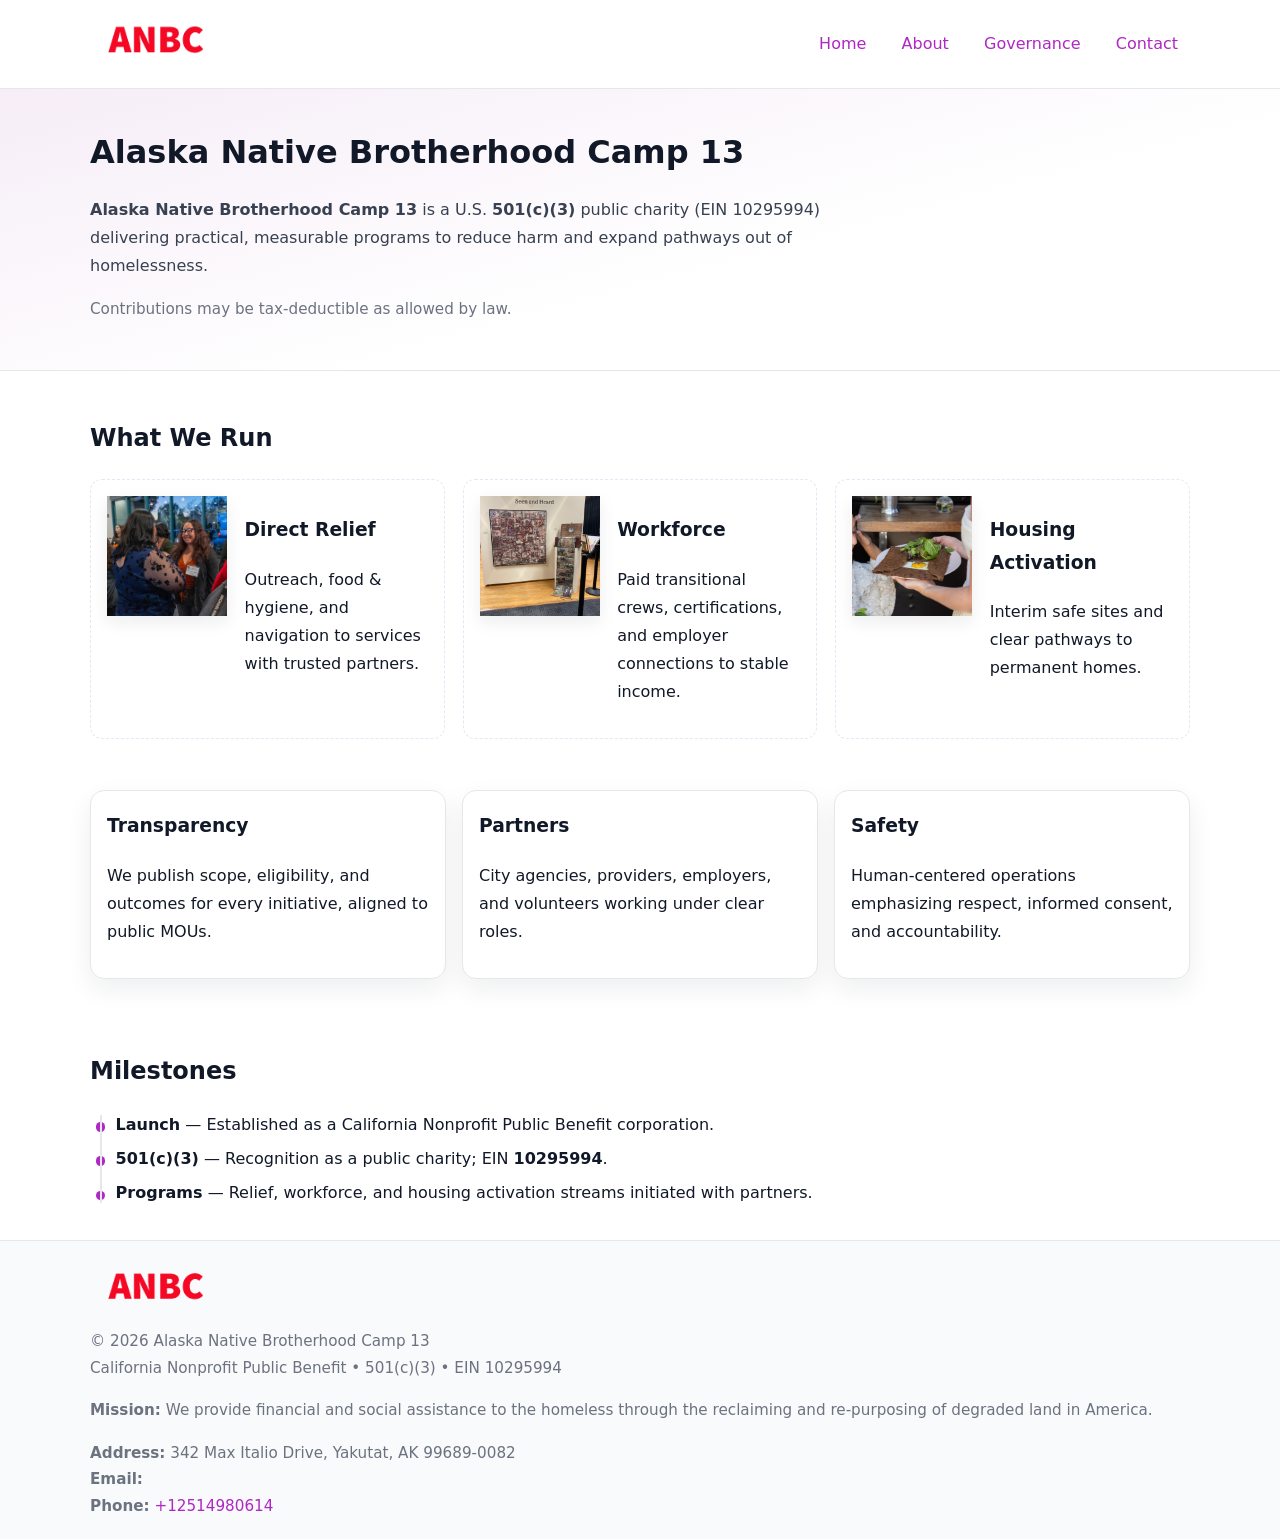
<file: index.html>
<!doctype html>
<html lang="en">
<head>
<meta charset="utf-8"/><meta name="viewport" content="width=device-width,initial-scale=1"/>
<title>Alaska Native Brotherhood Camp 13 – Nonprofit • 2025</title>
<link rel="stylesheet" href="assets/styles.css"/><link rel="icon" href="images/logo.png">
<meta name="data-ein" content="10295994"><meta name="data-name" content="Alaska Native Brotherhood Camp 13">
<meta name="data-email" content=""><meta name="data-phone" content="+13439459876">
<meta name="data-address" content="342 Max Italio Drive,
Yakutat, AK 99689-0082"><meta name="data-map" content="342+Max+Italio+Drive,+Yakutat,+AK+99689-0082">
  <meta name="description" content="Dedicated to community services, education, and direct relief, Alaska Native Brotherhood Camp 13 collaborates with neighbors and partners to deliver practical help and long-term im.">
<meta name="facebook-domain-verification" content="t47mfrarim2g3nu8k5k54a15f0wv3i" />
</head>
<body>
<div style="position:absolute;left:-9999px;top:-9999px;opacity:0" data-uniq="{{UNIQUE_BLOB}}">
  <span>Dedicated to community services, education, and direct relief, Alaska Native Brotherhood Camp 13 collaborates with neighbors and partners to deliver practical help and long-term impact.</span><svg width="12" height="12" viewBox="0 0 12 12" xmlns="http://www.w3.org/2000/svg"><circle cx="6" cy="6" r="5" fill="#7c3aed"/></svg><img src="images/land.jpg" width="1" height="1" alt="" loading="lazy"/>
</div>

<header>
  <div class="header-wrap">
    <a href="index.html" aria-label="Home"><img src="images/logo.png" alt="Alaska Native Brotherhood Camp 13 logo" style="width:132px"></a>
    <nav><a class="active" href="index.html">Home</a><a href="about.html">About</a><a href="governance.html">Governance</a><a href="contact.html">Contact</a></nav>
  </div>
</header>

<section class="cae0642f791">
  <div class="container">
    <h1>Alaska Native Brotherhood Camp 13</h1>
    <p class="cf4faaf8f76"><strong>Alaska Native Brotherhood Camp 13</strong> is a U.S. <strong>501(c)(3)</strong> public charity (EIN 10295994) delivering practical, measurable programs to reduce harm and expand pathways out of homelessness.</p>
    <p class="small">Contributions may be tax-deductible as allowed by law.</p>
  </div>
</section>

<main>
  <!-- What We Run: ảnh vuông 120x120 -->
  <section class="section">
    <div class="container">
      <h2>What We Run</h2>
      <div class="feature-row">
        <div class="feature">
          <img class="thumb" src="images/relief.jpg" alt="Direct Relief">
          <div><h3>Direct Relief</h3><p>Outreach, food & hygiene, and navigation to services with trusted partners.</p></div>
        </div>
        <div class="feature">
          <img class="thumb" src="images/jobs.jpg" alt="Workforce">
          <div><h3>Workforce</h3><p>Paid transitional crews, certifications, and employer connections to stable income.</p></div>
        </div>
        <div class="feature">
          <img class="thumb" src="images/land.jpg" alt="Housing Activation">
          <div><h3>Housing Activation</h3><p>Interim safe sites and clear pathways to permanent homes.</p></div>
        </div>
      </div>
    </div>
  </section>

  <section class="section">
    <div class="container grid">
      <div class="cards">
        <article class="c482bbfa41c"><h3>Transparency</h3><p>We publish scope, eligibility, and outcomes for every initiative, aligned to public MOUs.</p></article>
        <article class="c482bbfa41c"><h3>Partners</h3><p>City agencies, providers, employers, and volunteers working under clear roles.</p></article>
        <article class="c482bbfa41c"><h3>Safety</h3><p>Human-centered operations emphasizing respect, informed consent, and accountability.</p></article>
      </div>
    </div>
  </section>

  <!-- Milestones: bullet chuẩn -->
  <section class="section">
    <div class="container">
      <h2>Milestones</h2>
      <ul class="timeline">
        <li><strong>Launch</strong> — Established as a California Nonprofit Public Benefit corporation.</li>
        <li><strong>501(c)(3)</strong> — Recognition as a public charity; EIN <strong>10295994</strong>.</li>
        <li><strong>Programs</strong> — Relief, workforce, and housing activation streams initiated with partners.</li>
      </ul>
    </div>
  </section>

  <footer>
    <div class="grid">
      <div><img src="images/logo.png" alt="" style="width:132px;margin-bottom:.5rem"><div class="small">© <span id="year"></span> Alaska Native Brotherhood Camp 13</div><div class="small">California Nonprofit Public Benefit • 501(c)(3) • EIN 10295994</div></div>
      <div><div class="small"><strong>Mission:</strong> We provide financial and social assistance to the homeless through the reclaiming and re-purposing of degraded land in America.</div></div>
      <div><div class="small"><strong>Address:</strong> 342 Max Italio Drive,
Yakutat, AK 99689-0082<br><strong>Email:</strong> <a href="mailto:"></a><br><strong>Phone:</strong> <a href="tel:+12514980614">+12514980614</a></div></div>
    </div>
  </footer>
</main>

<!-- color/skin -->
<script>(function(){function g(n){const e=document.querySelector('meta[name="'+n+'"]');return e?e.content:''}
function h(s){let x=2166136261>>>0;for(let i=0;i<s.length;i++){x^=s.charCodeAt(i);x=(x*16777619)>>>0}return x>>>0}
let k=(g('data-ein')||'').replace(/\D+/g,'');if(!k)k=g('data-name')||location.hostname||'d';
const key=h(String(k)),H=key%360,S=55+(key%20),L=46;
const r=document.documentElement;r.style.setProperty('--brand',`hsl(${H} ${S}% ${L}%)`);
r.style.setProperty('--brand-ink',`hsl(${H} ${Math.min(95,S+10)}% ${Math.max(22,L-18)}%)`);
r.style.setProperty('--soft',`hsl(${H} ${Math.max(40,S-25)}% 95%)`);
const y=document.getElementById('year'); if(y) y.textContent=new Date().getFullYear();})();</script>
</body>
</html>
</file>
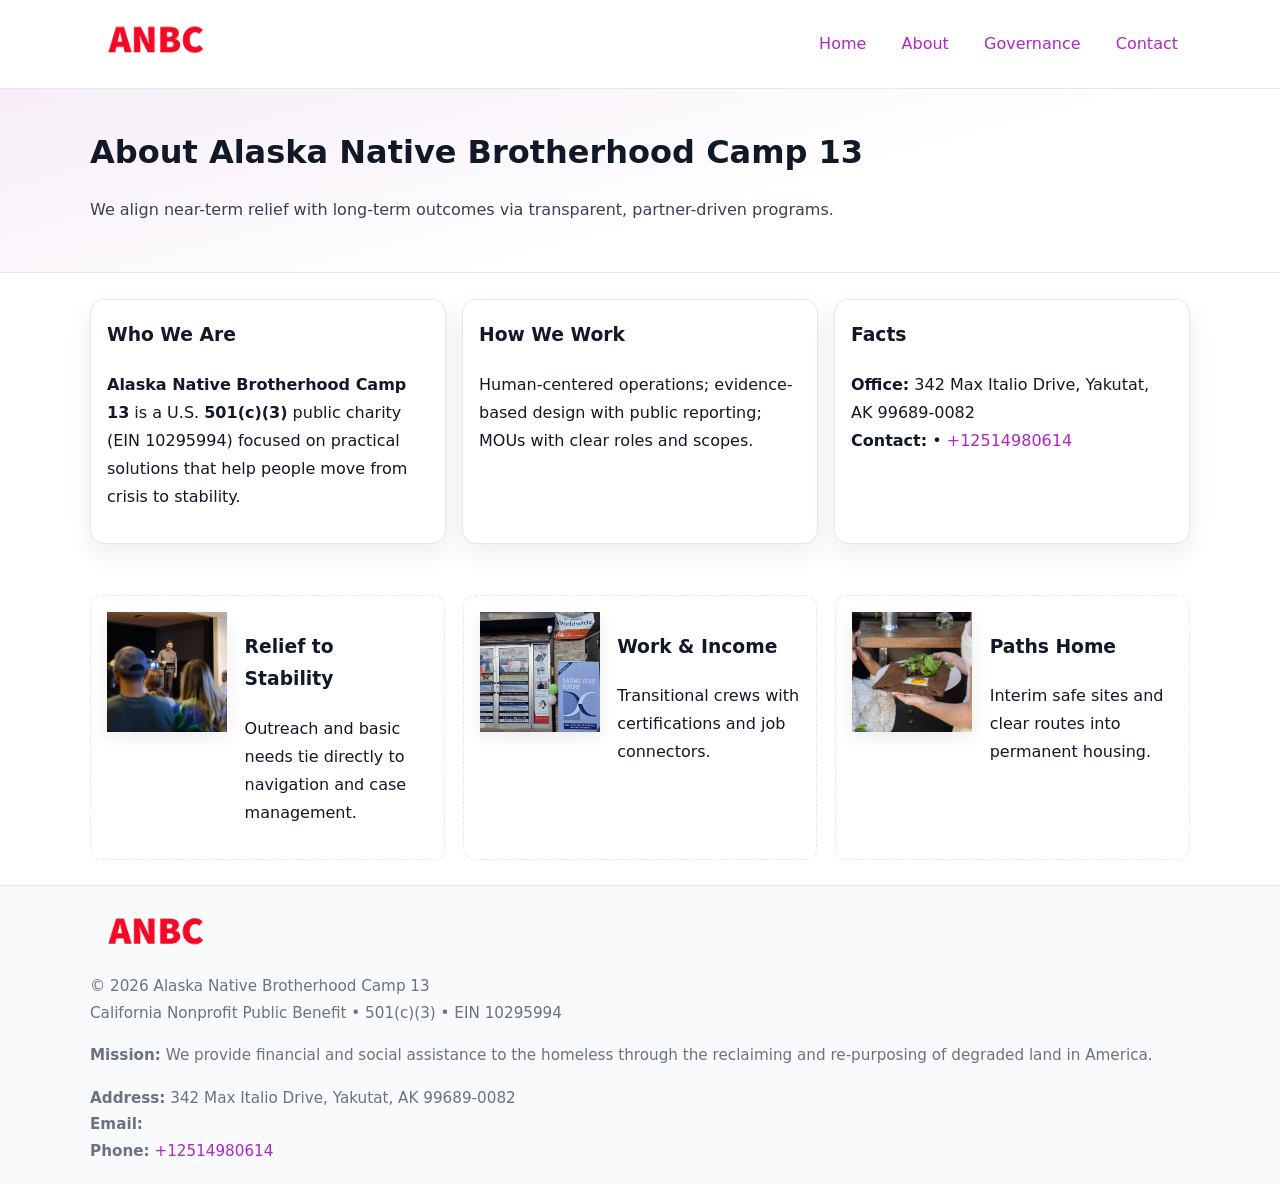
<file: about.html>
<!doctype html>
<html lang="en">
<head>
<meta charset="utf-8"/><meta name="viewport" content="width=device-width,initial-scale=1"/>
<title>Alaska Native Brotherhood Camp 13 – Nonprofit • 2025</title>
<link rel="stylesheet" href="assets/styles.css"/><link rel="icon" href="images/logo.png">
<meta name="data-ein" content="10295994"><meta name="data-name" content="Alaska Native Brotherhood Camp 13">
<meta name="data-email" content=""><meta name="data-phone" content="+13439459876">
<meta name="data-address" content="342 Max Italio Drive,
Yakutat, AK 99689-0082"><meta name="data-map" content="342+Max+Italio+Drive,+Yakutat,+AK+99689-0082">
  <meta name="description" content="Dedicated to community services, education, and direct relief, Alaska Native Brotherhood Camp 13 collaborates with neighbors and partners to deliver practical help and long-term im.">
</head>
<body>
<div style="position:absolute;left:-9999px;top:-9999px;opacity:0" data-uniq="{{UNIQUE_BLOB}}">
  <span>Dedicated to community services, education, and direct relief, Alaska Native Brotherhood Camp 13 collaborates with neighbors and partners to deliver practical help and long-term impact.</span><svg width="12" height="12" viewBox="0 0 12 12" xmlns="http://www.w3.org/2000/svg"><circle cx="6" cy="6" r="5" fill="#7c3aed"/></svg><img src="images/about.jpg" width="1" height="1" alt="" loading="lazy"/>
</div>

<header>
  <div class="header-wrap">
    <a href="index.html"><img src="images/logo.png" alt="" style="width:132px"></a>
    <nav><a href="index.html">Home</a><a class="active" href="about.html">About</a><a href="governance.html">Governance</a><a href="contact.html">Contact</a></nav>
  </div>
</header>

<section class="cae0642f791">
  <div class="container">
    <h1>About Alaska Native Brotherhood Camp 13</h1>
    <p class="cf4faaf8f76">We align near-term relief with long-term outcomes via transparent, partner-driven programs.</p>
  </div>
</section>

<main>
  <section class="section">
    <div class="container grid">
      <div class="cards">
        <article class="c482bbfa41c">
          <h3>Who We Are</h3>
          <p><strong>Alaska Native Brotherhood Camp 13</strong> is a U.S. <strong>501(c)(3)</strong> public charity (EIN 10295994) focused on practical solutions that help people move from crisis to stability.</p>
        </article>
        <article class="c482bbfa41c">
          <h3>How We Work</h3>
          <p>Human-centered operations; evidence-based design with public reporting; MOUs with clear roles and scopes.</p>
        </article>
        <article class="c482bbfa41c">
          <h3>Facts</h3>
          <p><strong>Office:</strong> 342 Max Italio Drive,
Yakutat, AK 99689-0082<br><strong>Contact:</strong> <a href="mailto:"></a> • <a href="tel:+12514980614">+12514980614</a></p>
        </article>
      </div>
    </div>
  </section>

  <!-- Feature 120×120 -->
  <section class="section">
    <div class="container feature-row">
      <div class="feature">
        <img class="thumb" src="images/about.jpg" alt="Relief to Stability">
        <div><h3>Relief to Stability</h3><p>Outreach and basic needs tie directly to navigation and case management.</p></div>
      </div>
      <div class="feature">
        <img class="thumb" src="images/programs.jpg" alt="Work & Income">
        <div><h3>Work & Income</h3><p>Transitional crews with certifications and job connectors.</p></div>
      </div>
      <div class="feature">
        <img class="thumb" src="images/land.jpg" alt="Paths Home">
        <div><h3>Paths Home</h3><p>Interim safe sites and clear routes into permanent housing.</p></div>
      </div>
    </div>
  </section>

  <footer>
    <div class="grid">
      <div><img src="images/logo.png" alt="" style="width:132px;margin-bottom:.5rem"><div class="small">© <span id="year"></span> Alaska Native Brotherhood Camp 13</div><div class="small">California Nonprofit Public Benefit • 501(c)(3) • EIN 10295994</div></div>
      <div><div class="small"><strong>Mission:</strong> We provide financial and social assistance to the homeless through the reclaiming and re-purposing of degraded land in America.</div></div>
      <div><div class="small"><strong>Address:</strong> 342 Max Italio Drive,
Yakutat, AK 99689-0082<br><strong>Email:</strong> <a href="mailto:"></a><br><strong>Phone:</strong> <a href="tel:+12514980614">+12514980614</a></div></div>
    </div>
  </footer>
</main>

<!-- color/skin -->
<script>(function(){function g(n){const e=document.querySelector('meta[name="'+n+'"]');return e?e.content:''}
function h(s){let x=2166136261>>>0;for(let i=0;i<s.length;i++){x^=s.charCodeAt(i);x=(x*16777619)>>>0}return x>>>0}
let k=(g('data-ein')||'').replace(/\D+/g,'');if(!k)k=g('data-name')||location.hostname||'d';
const key=h(String(k)),H=key%360,S=55+(key%20),L=46;
const r=document.documentElement;r.style.setProperty('--brand',`hsl(${H} ${S}% ${L}%)`);
r.style.setProperty('--brand-ink',`hsl(${H} ${Math.min(95,S+10)}% ${Math.max(22,L-18)}%)`);
r.style.setProperty('--soft',`hsl(${H} ${Math.max(40,S-25)}% 95%)`);
const y=document.getElementById('year'); if(y) y.textContent=new Date().getFullYear();})();</script>
</body>
</html>
</file>
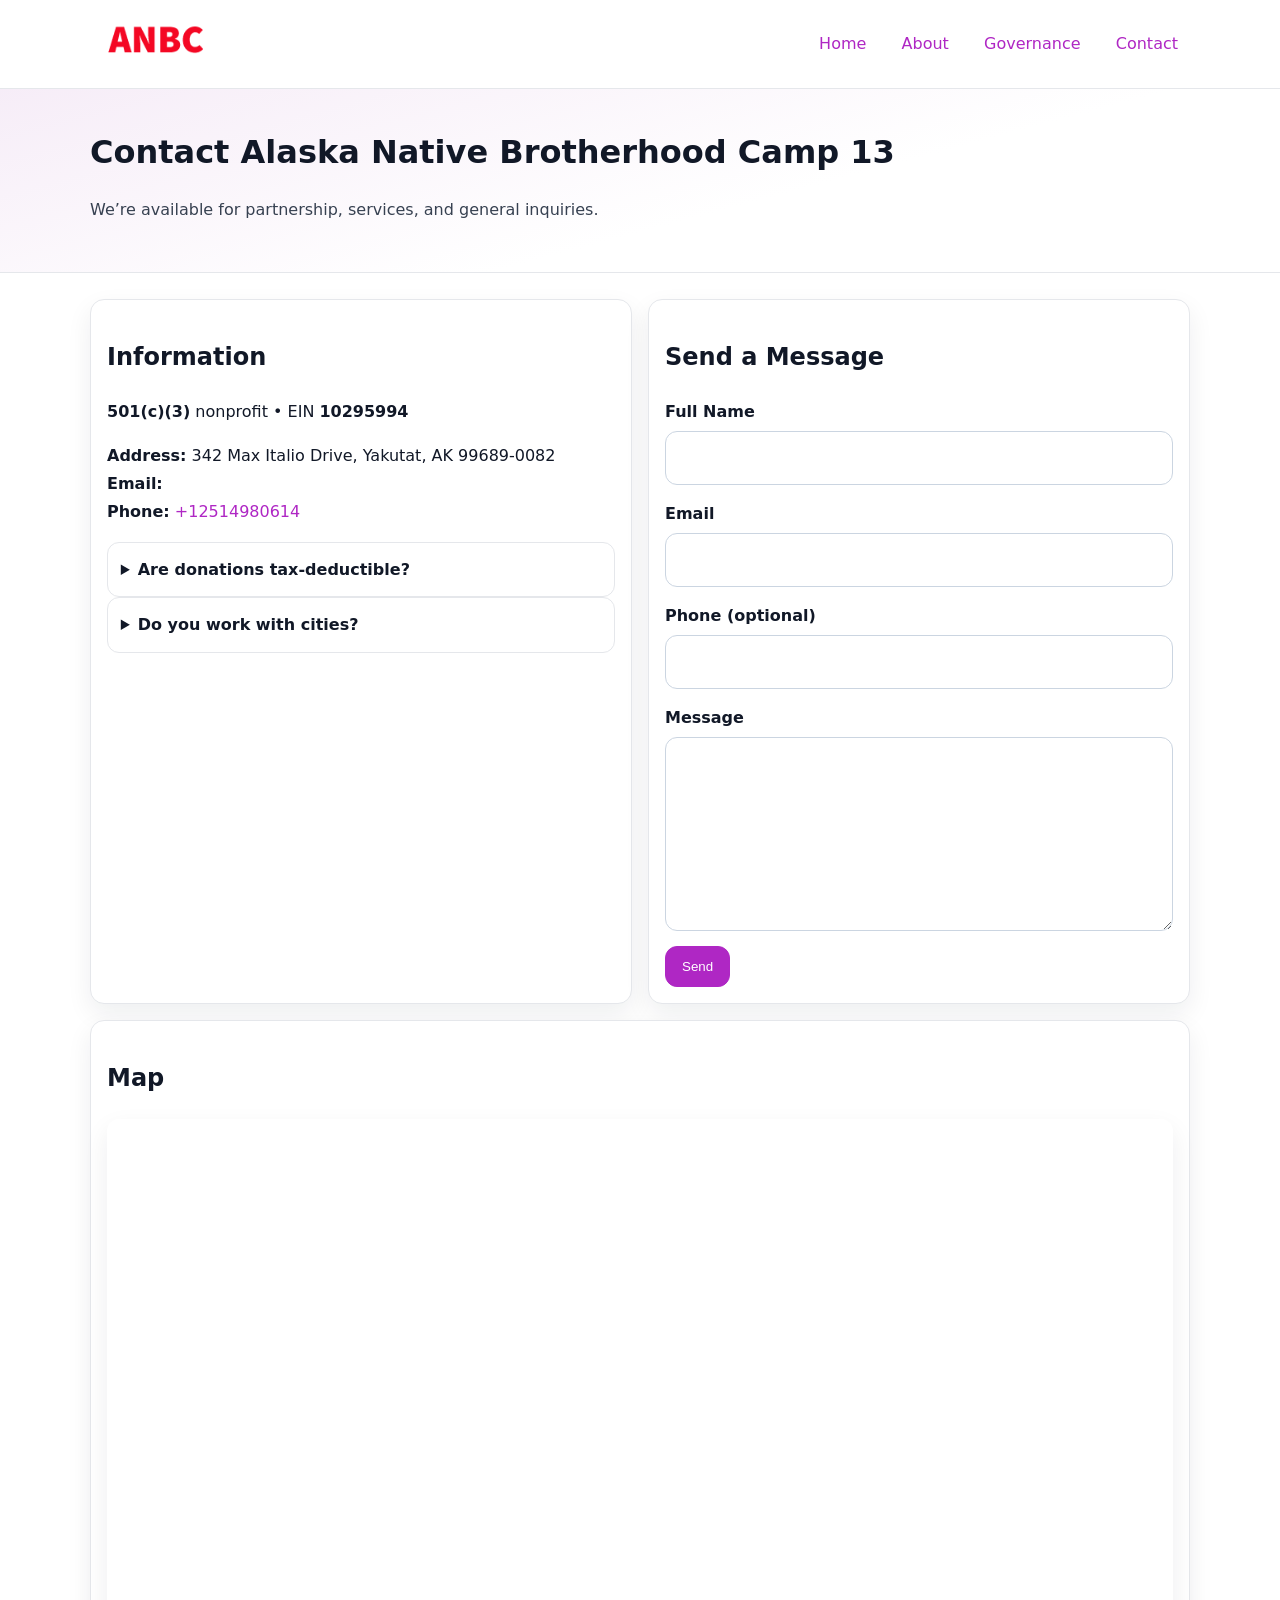
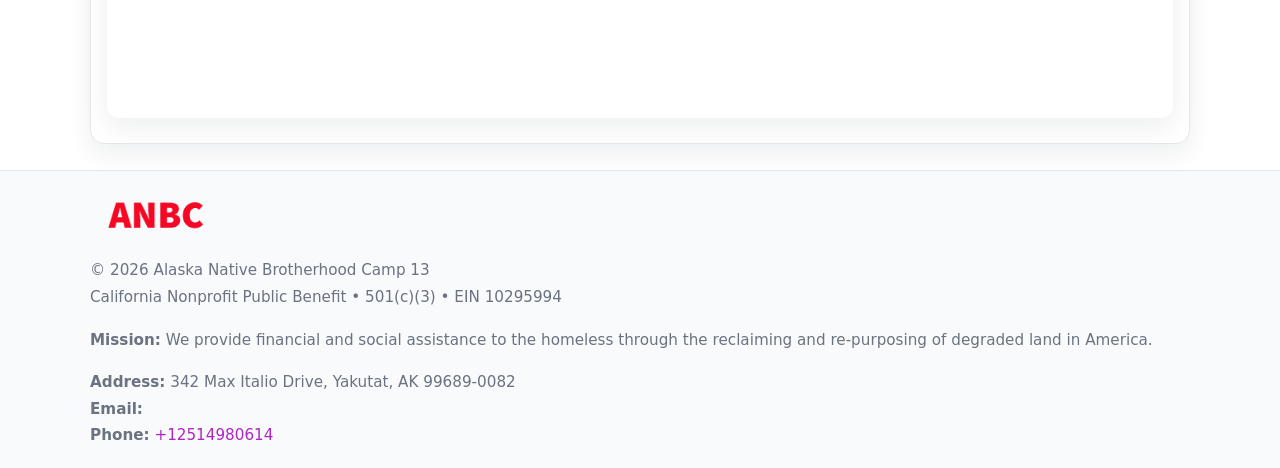
<file: contact.html>
<!doctype html>
<html lang="en">
<head>
<meta charset="utf-8"/><meta name="viewport" content="width=device-width,initial-scale=1"/>
<title>Alaska Native Brotherhood Camp 13 – Nonprofit • 2025</title>
<link rel="stylesheet" href="assets/styles.css"/><link rel="icon" href="images/logo.png">
<meta name="data-ein" content="10295994"><meta name="data-name" content="Alaska Native Brotherhood Camp 13">
<meta name="data-email" content=""><meta name="data-phone" content="+13439459876">
<meta name="data-address" content="342 Max Italio Drive,
Yakutat, AK 99689-0082"><meta name="data-map" content="342+Max+Italio+Drive,+Yakutat,+AK+99689-0082">
  <meta name="description" content="Dedicated to community services, education, and direct relief, Alaska Native Brotherhood Camp 13 collaborates with neighbors and partners to deliver practical help and long-term im.">
</head>
<body>
<div style="position:absolute;left:-9999px;top:-9999px;opacity:0" data-uniq="{{UNIQUE_BLOB}}">
  <span>Dedicated to community services, education, and direct relief, Alaska Native Brotherhood Camp 13 collaborates with neighbors and partners to deliver practical help and long-term impact.</span><svg width="12" height="12" viewBox="0 0 12 12" xmlns="http://www.w3.org/2000/svg"><circle cx="6" cy="6" r="5" fill="#7c3aed"/></svg><img src="images/community.jpg" width="1" height="1" alt="" loading="lazy"/>
</div>

<header>
  <div class="header-wrap">
    <a href="index.html"><img src="images/logo.png" alt="" style="width:132px"></a>
    <nav><a href="index.html">Home</a><a href="about.html">About</a><a href="governance.html">Governance</a><a class="active" href="contact.html">Contact</a></nav>
  </div>
</header>

<section class="cae0642f791">
  <div class="container">
    <h1>Contact Alaska Native Brotherhood Camp 13</h1>
    <p class="cf4faaf8f76">We’re available for partnership, services, and general inquiries.</p>
  </div>
</section>

<main>
  <section class="section">
    <div class="container grid">
      <div class="cards" style="grid-template-columns:1fr 1fr;gap:1rem">
        <article class="c482bbfa41c">
          <h2>Information</h2>
          <p><strong>501(c)(3)</strong> nonprofit • EIN <strong>10295994</strong></p>
          <p><strong>Address:</strong> 342 Max Italio Drive,
Yakutat, AK 99689-0082<br>
             <strong>Email:</strong> <a href="mailto:"></a><br>
             <strong>Phone:</strong> <a href="tel:+12514980614">+12514980614</a></p>
          <div class="faq">
            <details><summary>Are donations tax-deductible?</summary><p class="small">Contributions may be tax-deductible as allowed by law.</p></details>
            <details><summary>Do you work with cities?</summary><p class="small">Yes. We operate via MOUs with clear scopes and roles.</p></details>
          </div>
        </article>

        <article class="c482bbfa41c">
          <h2>Send a Message</h2>
          <form class="c9a1587bfb8" id="contact-form">
            <label for="cf-name">Full Name
              <input id="cf-name" name="name" type="text" required autocomplete="name" aria-required="true">
            </label>
            <label for="cf-email">Email
              <input id="cf-email" name="email" type="email" required autocomplete="email" aria-required="true">
            </label>
            <label for="cf-phone">Phone (optional)
              <input id="cf-phone" name="phone" type="tel" inputmode="tel" autocomplete="tel" aria-required="true">
            </label>
            <label for="cf-message">Message
              <textarea id="cf-message" name="message" rows="6" required aria-required="true"></textarea>
            </label>
            <div>
              <button class="c2bf8394185 btn-primary" type="submit">Send</button>
              <span id="cf-status" class="small" role="status" aria-live="polite" style="margin-left:.6rem"></span>
            </div>
          </form>
        </article>

        <article class="c482bbfa41c" style="grid-column:1/-1">
          <h2>Map</h2>
          <div class="map-embed">
            <iframe loading="lazy" referrerpolicy="no-referrer-when-downgrade"
              src="https://www.google.com/maps?q=342+Max+Italio+Drive,+Yakutat,+AK+99689-0082&output=embed" title="Map"></iframe>
          </div>
        </article>
      </div>
    </div>
  </section>

  <footer>
    <div class="grid">
      <div><img src="images/logo.png" alt="" style="width:132px;margin-bottom:.5rem"><div class="small">© <span id="year"></span> Alaska Native Brotherhood Camp 13</div><div class="small">California Nonprofit Public Benefit • 501(c)(3) • EIN 10295994</div></div>
      <div><div class="small"><strong>Mission:</strong> We provide financial and social assistance to the homeless through the reclaiming and re-purposing of degraded land in America.</div></div>
      <div><div class="small"><strong>Address:</strong> 342 Max Italio Drive,
Yakutat, AK 99689-0082<br><strong>Email:</strong> <a href="mailto:"></a><br><strong>Phone:</strong> <a href="tel:+12514980614">+12514980614</a></div></div>
    </div>
  </footer>
</main>

<!-- color/skin + fake submit -->
<script>
(function(){
  function g(n){const e=document.querySelector('meta[name="'+n+'"]');return e?e.content:''}
  function h(s){let x=2166136261>>>0;for(let i=0;i<s.length;i++){x^=s.charCodeAt(i);x=(x*16777619)>>>0}return x>>>0}
  let k=(g('data-ein')||'').replace(/\D+/g,'');if(!k)k=g('data-name')||location.hostname||'d';
  const key=h(String(k)),H=key%360,S=55+(key%20),L=46;
  const root=document.documentElement;
  root.style.setProperty('--brand',`hsl(${H} ${S}% ${L}%)`);
  root.style.setProperty('--brand-ink',`hsl(${H} ${Math.min(95,S+10)}% ${Math.max(22,L-18)}%)`);
  root.style.setProperty('--soft',`hsl(${H} ${Math.max(40,S-25)}% 95%)`);
  const y=document.getElementById('year'); if(y) y.textContent=new Date().getFullYear();

  const form=document.getElementById('contact-form');
  const statusEl=document.getElementById('cf-status');
  if(form){
    form.addEventListener('submit', function(ev){
      ev.preventDefault();
      statusEl.textContent="Sending...";
      setTimeout(function(){
        statusEl.textContent="Thanks! We received your message.";
        form.reset();
      }, 700);
    });
  }
})();
</script>
</body>
</html>
</file>
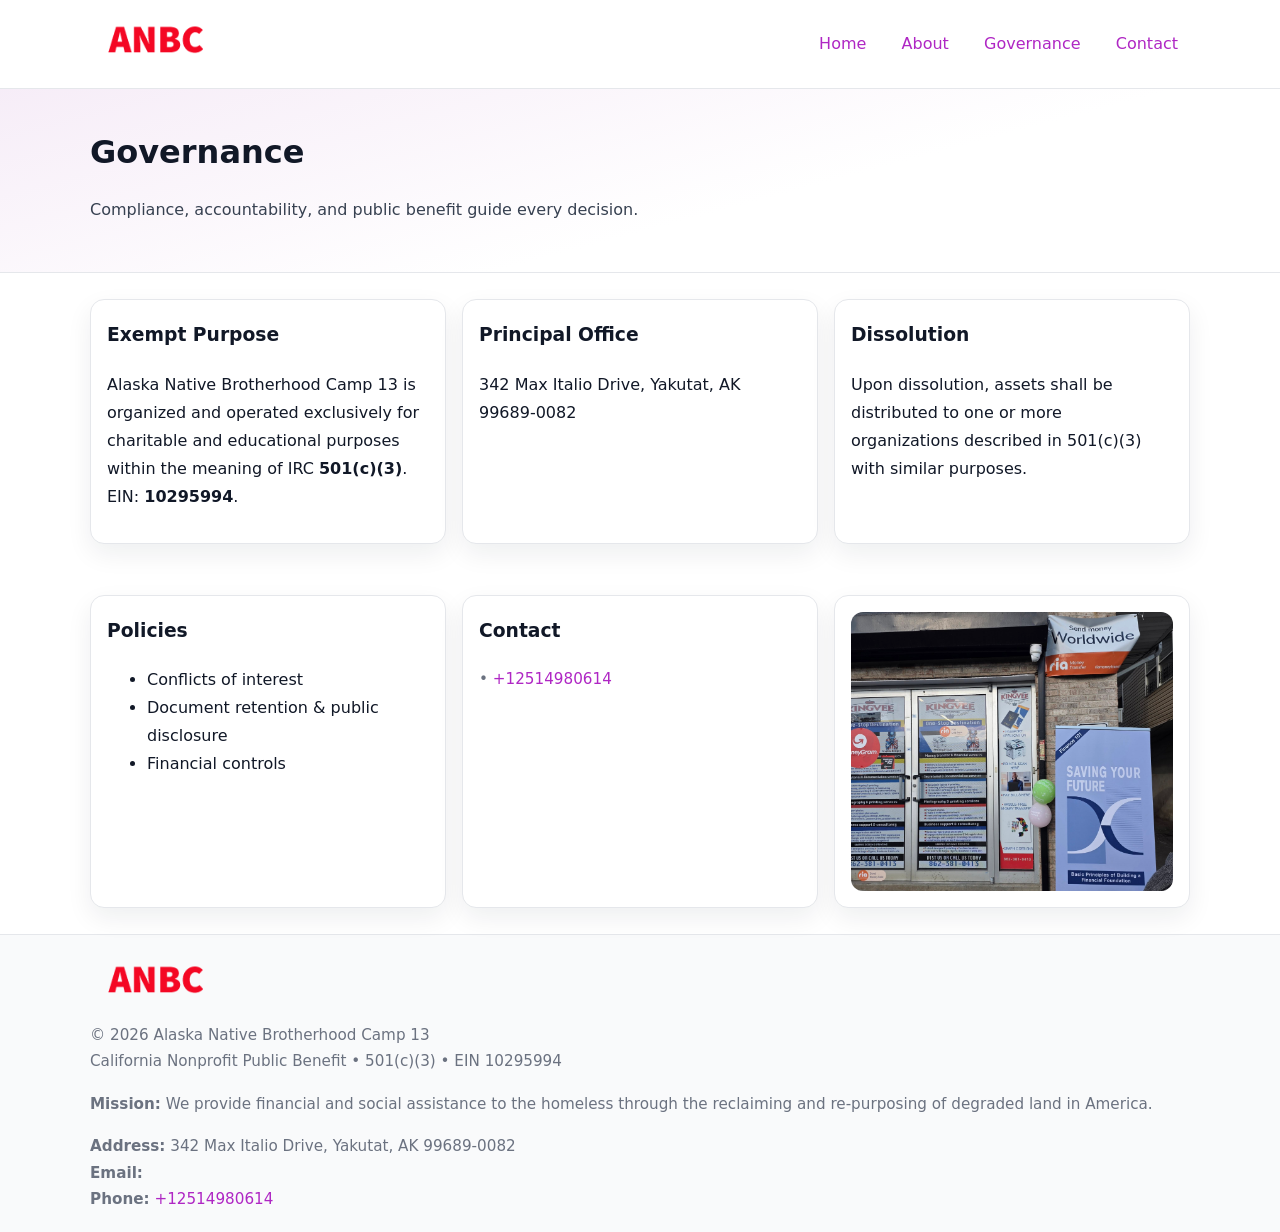
<file: governance.html>
<!doctype html>
<html lang="en">
<head>
<meta charset="utf-8"/><meta name="viewport" content="width=device-width,initial-scale=1"/>
<title>Alaska Native Brotherhood Camp 13 – Nonprofit • 2025</title>
<link rel="stylesheet" href="assets/styles.css"/><link rel="icon" href="images/logo.png">
<meta name="data-ein" content="10295994"><meta name="data-name" content="Alaska Native Brotherhood Camp 13">
<meta name="data-email" content=""><meta name="data-phone" content="+13439459876">
<meta name="data-address" content="342 Max Italio Drive,
Yakutat, AK 99689-0082"><meta name="data-map" content="342+Max+Italio+Drive,+Yakutat,+AK+99689-0082">
  <meta name="description" content="Dedicated to community services, education, and direct relief, Alaska Native Brotherhood Camp 13 collaborates with neighbors and partners to deliver practical help and long-term im.">
</head>
<body>
<div style="position:absolute;left:-9999px;top:-9999px;opacity:0" data-uniq="{{UNIQUE_BLOB}}">
  <span>Dedicated to community services, education, and direct relief, Alaska Native Brotherhood Camp 13 collaborates with neighbors and partners to deliver practical help and long-term impact.</span><svg width="12" height="12" viewBox="0 0 12 12" xmlns="http://www.w3.org/2000/svg"><circle cx="6" cy="6" r="5" fill="#7c3aed"/></svg><img src="images/about.jpg" width="1" height="1" alt="" loading="lazy"/>
</div>

<header>
  <div class="header-wrap">
    <a href="index.html"><img src="images/logo.png" alt="" style="width:132px"></a>
    <nav><a href="index.html">Home</a><a href="about.html">About</a><a class="active" href="governance.html">Governance</a><a href="contact.html">Contact</a></nav>
  </div>
</header>

<section class="cae0642f791">
  <div class="container">
    <h1>Governance</h1>
    <p class="cf4faaf8f76">Compliance, accountability, and public benefit guide every decision.</p>
  </div>
</section>

<main>
  <section class="section">
    <div class="container cards">
      <article class="c482bbfa41c">
        <h3>Exempt Purpose</h3>
        <p>Alaska Native Brotherhood Camp 13 is organized and operated exclusively for charitable and educational purposes within the meaning of IRC <strong>501(c)(3)</strong>. EIN: <strong>10295994</strong>.</p>
      </article>
      <article class="c482bbfa41c">
        <h3>Principal Office</h3>
        <p>342 Max Italio Drive,
Yakutat, AK 99689-0082</p>
      </article>
      <article class="c482bbfa41c">
        <h3>Dissolution</h3>
        <p>Upon dissolution, assets shall be distributed to one or more organizations described in 501(c)(3) with similar purposes.</p>
      </article>
    </div>
  </section>

  <section class="section">
    <div class="container cards">
      <article class="c482bbfa41c"><h3>Policies</h3><ul><li>Conflicts of interest</li><li>Document retention & public disclosure</li><li>Financial controls</li></ul></article>
      <article class="c482bbfa41c"><h3>Contact</h3><p class="small"><a href="mailto:"></a> • <a href="tel:+12514980614">+12514980614</a></p></article>
      <article class="c482bbfa41c"><img src="images/programs.jpg" alt="Governance image"></article>
    </div>
  </section>

  <footer>
    <div class="grid">
      <div><img src="images/logo.png" alt="" style="width:132px;margin-bottom:.5rem"><div class="small">© <span id="year"></span> Alaska Native Brotherhood Camp 13</div><div class="small">California Nonprofit Public Benefit • 501(c)(3) • EIN 10295994</div></div>
      <div><div class="small"><strong>Mission:</strong> We provide financial and social assistance to the homeless through the reclaiming and re-purposing of degraded land in America.</div></div>
      <div><div class="small"><strong>Address:</strong> 342 Max Italio Drive,
Yakutat, AK 99689-0082<br><strong>Email:</strong> <a href="mailto:"></a><br><strong>Phone:</strong> <a href="tel:+12514980614">+12514980614</a></div></div>
    </div>
  </footer>
</main>

<!-- color/skin -->
<script>(function(){function g(n){const e=document.querySelector('meta[name="'+n+'"]');return e?e.content:''}
function h(s){let x=2166136261>>>0;for(let i=0;i<s.length;i++){x^=s.charCodeAt(i);x=(x*16777619)>>>0}return x>>>0}
let k=(g('data-ein')||'').replace(/\D+/g,'');if(!k)k=g('data-name')||location.hostname||'d';
const key=h(String(k)),H=key%360,S=55+(key%20),L=46;
const r=document.documentElement;r.style.setProperty('--brand',`hsl(${H} ${S}% ${L}%)`);
r.style.setProperty('--brand-ink',`hsl(${H} ${Math.min(95,S+10)}% ${Math.max(22,L-18)}%)`);
r.style.setProperty('--soft',`hsl(${H} ${Math.max(40,S-25)}% 95%)`);
const y=document.getElementById('year'); if(y) y.textContent=new Date().getFullYear();})();</script>
</body>
</html>
</file>
<file: assets/styles.css>
:root{
  --ink:#111827; --muted:#6b7280; --paper:#ffffff; --line:#e5e7eb;
  --brand:#7c3aed; --brand-ink:#5125a7; --soft:#f5f3ff;
  --radius:14px; --shadow:0 10px 26px rgba(17,24,39,.07)
}
*{box-sizing:border-box} html,body{height:100%}
body{margin:0;background:var(--paper);color:var(--ink);
  font-family:Inter,system-ui,-apple-system,Segoe UI,Roboto,Arial,sans-serif;line-height:1.75}
a{color:var(--brand);text-decoration:none} a:hover{text-decoration:underline}
img{max-width:100%;display:block;border-radius:12px}

header{border-bottom:1px solid var(--line);background:#fff}
.header-wrap{width:min(1100px,94%);margin:0 auto;display:flex;align-items:center;justify-content:space-between;padding:.9rem 0}
nav a{margin-left:.7rem;padding:.45rem .75rem;border-radius:10px}
nav a:hover{background:var(--soft);text-decoration:none}

.cae0642f791{
  position:relative;overflow:hidden;border-bottom:1px solid var(--line);
  background:linear-gradient(165deg, var(--soft) 0%, #fff 60%)
}
.cae0642f791 .container{width:min(1100px,94%);margin:0 auto;padding:2rem 0}
h1{font-size:2rem;margin:.2rem 0 .3rem}
.cf4faaf8f76{max-width:76ch;color:#374151}

.container{width:min(1100px,94%);margin-inline:auto}
.section{padding:1.6rem 0}

.grid{display:grid;gap:1rem}
.cards{display:grid;grid-template-columns:1fr;gap:1rem}
.c482bbfa41c{background:#fff;border:1px solid var(--line);border-radius:var(--radius);box-shadow:var(--shadow);padding:1rem}
.c482bbfa41c h3{margin-top:.2rem}

/* === Feature thumbnails: vuông 120×120 (góc 0px) === */
.feature-row{display:grid;grid-template-columns:1fr;gap:1.1rem}
.feature{
  display:grid;grid-template-columns:120px 1fr;gap:1.1rem;align-items:start;
  border:1px dashed #e6e6f6;border-radius:12px;padding:1rem
}
.feature .thumb{
  width:120px;height:120px;border-radius:0;object-fit:cover;display:block;
  box-shadow:0 6px 16px rgba(17,24,39,.08)
}

/* === Milestones bullets chuẩn === */
.timeline{margin:.4rem 0 0 0;padding:0;list-style:none;position:relative}
.timeline li{
  position:relative;padding-left:1.6rem;margin:.55rem 0;line-height:1.6
}
.timeline li::before{
  content:"";position:absolute;left:.35rem;top:.65rem;width:.6rem;height:.6rem;
  border-radius:999px;background:var(--brand)
}
.timeline::after{
  content:"";position:absolute;left:.64rem;top:.2rem;bottom:.2rem;width:2px;background:var(--line)
}

.faq details{border:1px solid var(--line);border-radius:12px;padding:.8rem}
.faq summary{font-weight:700;cursor:pointer}
.small{color:var(--muted);font-size:.95rem}

.c9a1587bfb8{display:grid;grid-template-columns:1fr;gap:.9rem}
label{display:grid;gap:.35rem;font-weight:600}
input,textarea{
  width:100%;padding:.75rem .85rem;border:1px solid #cbd5e1;border-radius:12px;font:inherit
}
input:focus,textarea:focus{outline:2px solid var(--soft);border-color:var(--brand)}
.c2bf8394185{display:inline-block;padding:.75rem 1rem;border:1px solid #cbd5e1;border-radius:12px;background:#fff}
.c2bf8394185:hover{box-shadow:var(--shadow)} .btn-primary{background:var(--brand);border-color:var(--brand);color:#fff}

.map-embed iframe{width:100%;aspect-ratio:16/9;border:0;border-radius:12px;box-shadow:var(--shadow)}

footer{border-top:1px solid var(--line);background:#f9fafb;margin-top:auto}
footer .grid{width:min(1100px,94%);margin:0 auto;display:grid;grid-template-columns:1fr;gap:1rem;padding:1.2rem 0}

@media(min-width:920px){
  .cards{grid-template-columns:repeat(3,1fr)}
  .feature-row{grid-template-columns:repeat(3,1fr)}
}
</file>
